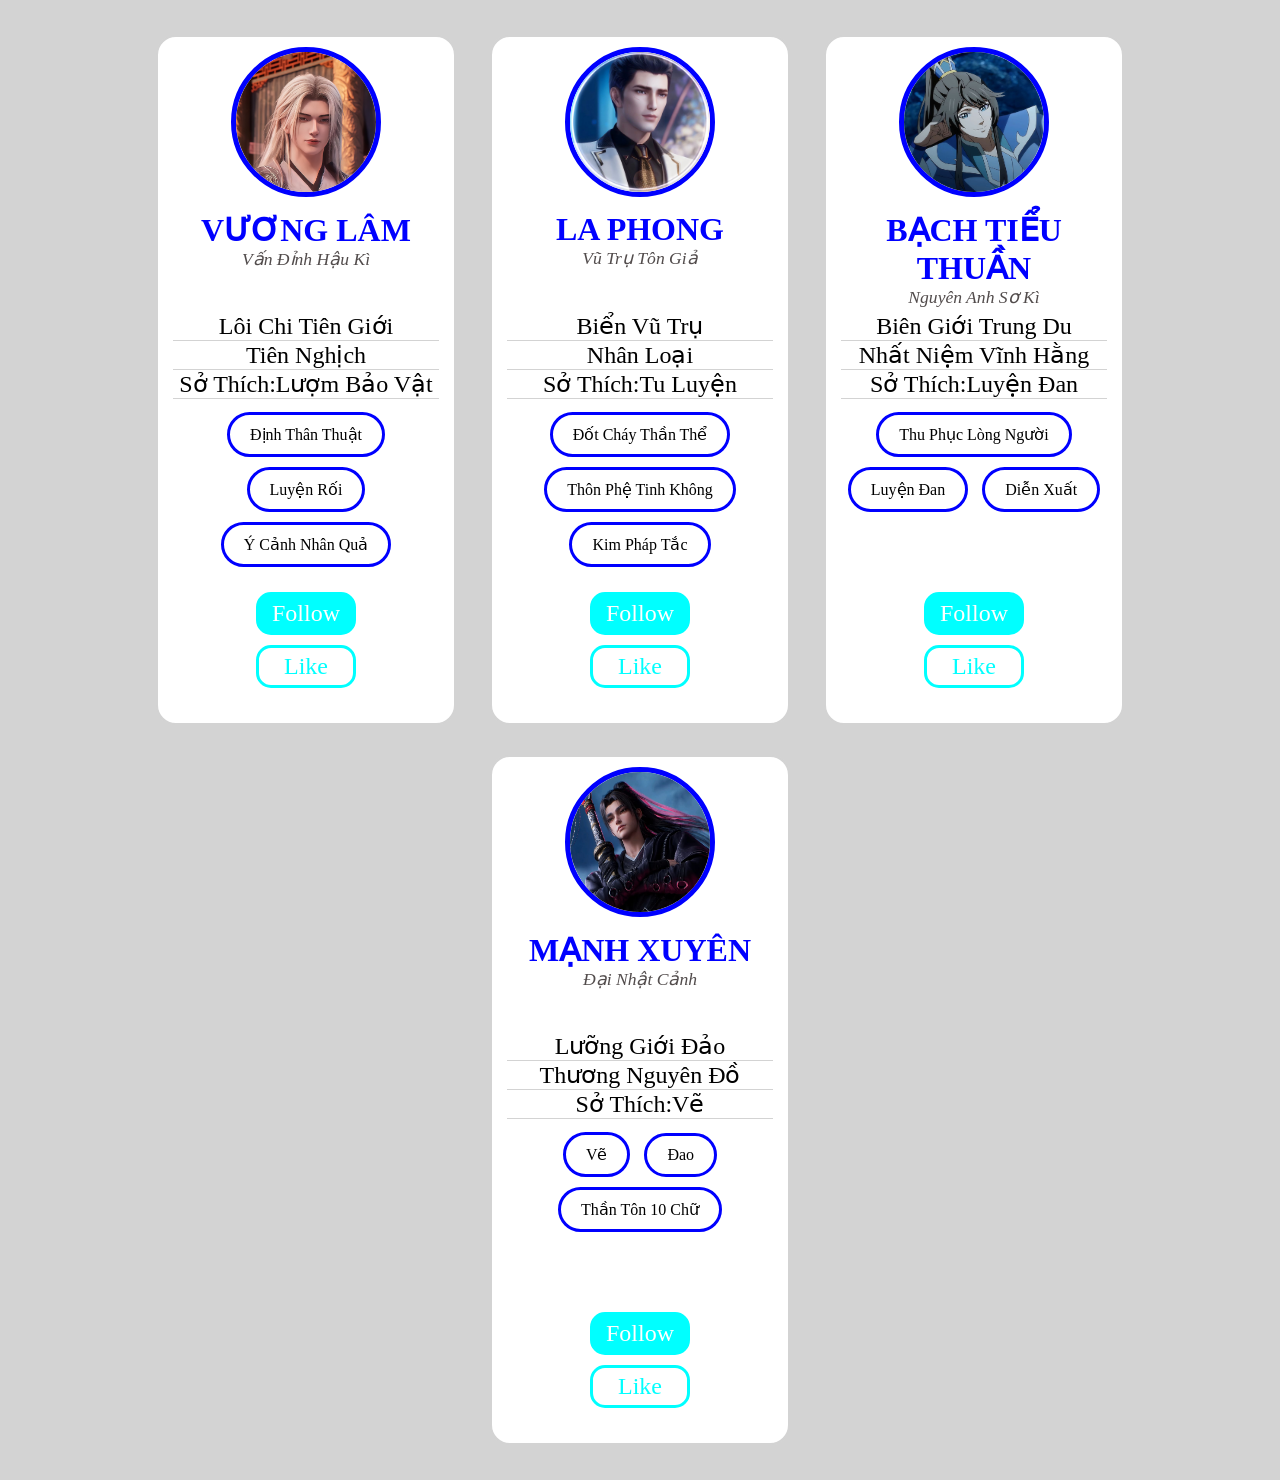
<file: btvnweek3/index.html>
<!DOCTYPE html>
<html lang="en">
<head>
    <meta charset="UTF-8">
    <meta name="viewport" content="width=device-width, initial-scale=1.0">
    <title>Tạ Liêm Chính_6</title>
    <link rel="stylesheet" href="style3.css" >
</head>
<body>
    <div class="profile">
        <div class="tvc">
            <img src="vuonglam.png" alt="vuonglam">
            <h1>Vương Lâm</h1>
            <p>Vấn Đỉnh Hậu Kì</p>
        </div>
        <div class="thongtin">
            <p>Lôi Chi Tiên Giới</p>
            <p>Tiên Nghịch</p>
            <p>Sở Thích:Lượm Bảo Vật</p>
        </div>
        <div class="skill">
            <span>Định Thân Thuật</span>
            <span>Luyện Rối</span>
            <span>Ý Cảnh Nhân Quả</span>
        </div>
        <div class="button">
            <a href="#" class="follow">Follow </a>
            <a href="#" class="like">Like </a>
        </div>
    </div>
    <div class="profile">
        <div class="tvc">
        <img src="laphong.png" alt="laphong">
        <h1>la Phong</h1>
        <p>Vũ Trụ Tôn Giả</p>
        </div>
        <div class="thongtin">
            <p>Biển Vũ Trụ</p>
            <p>Nhân Loại</p>
            <p>Sở Thích:Tu Luyện</p>
        </div>
        <div class="skill">
            <span>Đốt Cháy Thần Thể</span>
            <span>Thôn Phệ Tinh Không</span>
            <span>Kim Pháp Tắc</span>
        </div>
        <div class="button">
            <a href="#" class="follow">Follow </a>
            <a href="#" class="like">Like </a>
        </div>
    </div>
    <div class="profile">
        <div class="tvc">
        <img src="bachtieuthuan.png" alt="bachtieuthuan">
        <h1>Bạch Tiểu Thuần</h1>
        <p>Nguyên Anh Sơ Kì</p>
        </div>
        <div class="thongtin">
            <p>Biên Giới Trung Du</p>
            <p>Nhất Niệm Vĩnh Hằng</p>
            <p>Sở Thích:Luyện Đan</p>
        </div>
        <div class="skill">
            <span>Thu Phục Lòng Người</span>
            <span>Luyện Đan</span>
            <span>Diễn Xuất</span>
        </div>
        <div class="button">
            <a href="#" class="follow">Follow </a>
            <a href="#" class="like">Like </a>
        </div>
    </div>
    <div class="profile">
        <div class="tvc">
        <img src="manhxuyen.png" alt="manhxuyen">
        <h1>Mạnh Xuyên</h1>
        <p>Đại Nhật Cảnh</p>
        </div>
        <div class="thongtin">
            <p>Lưỡng Giới Đảo</p>
            <p>Thương Nguyên Đồ</p>
            <p>Sở Thích:Vẽ</p>
        </div>
        <div class="skill">
            <span>Vẽ</span>
            <span>Đao</span>
            <span>Thần Tôn 10 Chữ</span>
        </div>
        <div class="button">
            <a href="#" class="follow">Follow </a>
            <a href="#" class="like">Like </a>
        </div>
    </div>
</body>
</html>
</file>
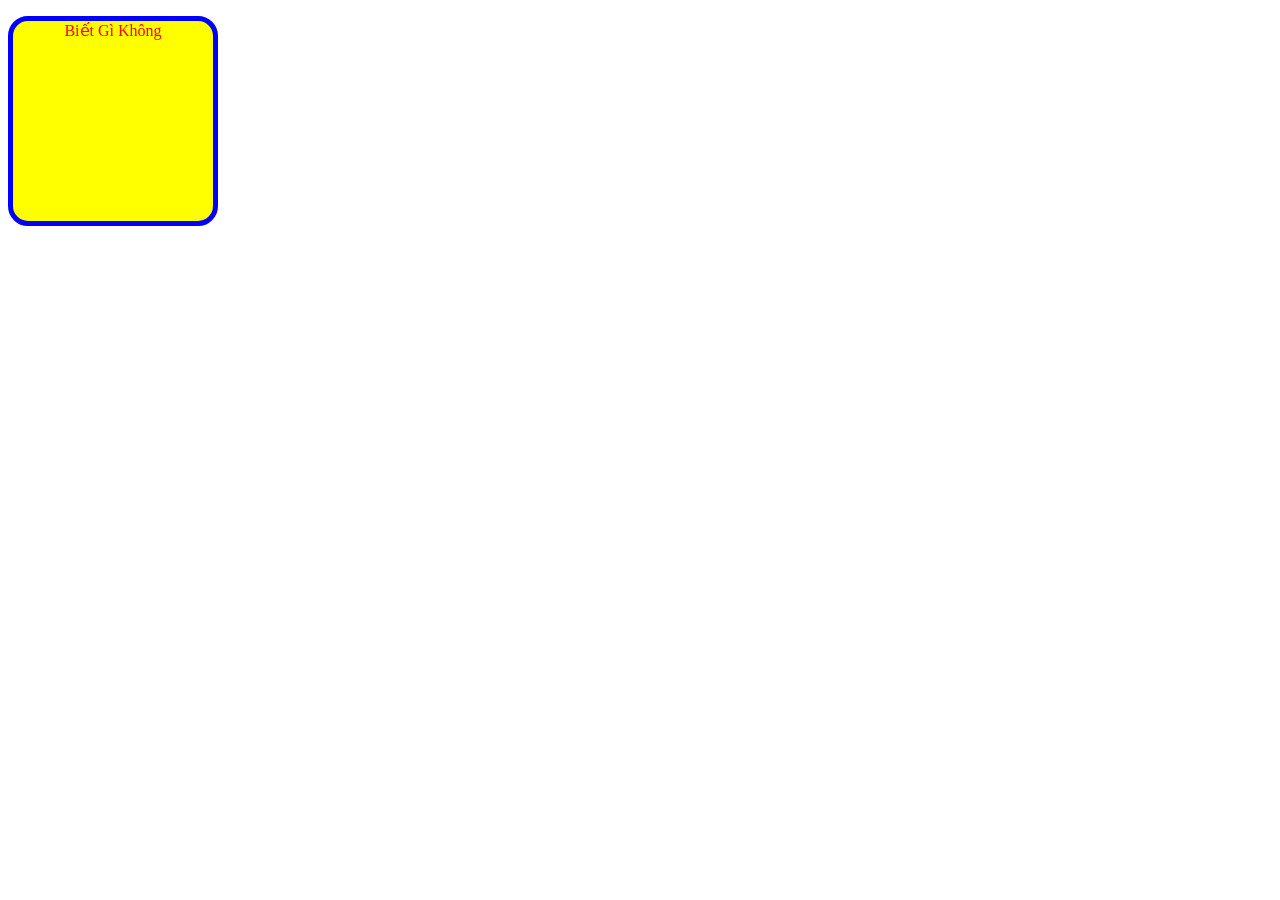
<file: week3/buoi3.html>
<!DOCTYPE html>
<html lang="en">
<head>
    <meta charset="UTF-8">
    <meta name="viewport" content="width=device-width, initial-scale=1.0">
    <title>Document</title>
    <link rel="stylesheet" href="style.css" />
</head>
<body>
    <p>Biết Gì Không</p>
    
</body>
</html>
</file>
<file: btvnweek3/style3.css>
* {
  margin: 0;
  padding: 0;
  box-sizing: border-box;
}
body{
    background-color: lightgray;
    text-transform: arial;
    text-align: center;
    margin: 20px;
}
div.tvc{
    height:260px;
    p{
        color: rgb(82, 76, 76);
        font-size: 1.1rem;
        font-style: italic;
    }
    h1{
        color:blue;
        text-transform: uppercase;
        font-size: 2rem;
    }
    img{
        border: 5px solid blue;
        margin-bottom: 10px;
        height: 150px;
        width: 150px;
        border-radius: 50%;
    }
}

div.profile {
    display:inline-block;
    width: 300px;
    background-color: white;
    border: 2px solid lightgray; /* Viền dày 2px, kiểu solid và màu đỏ */
    border-radius: 20px;
    padding: 10px;
    margin: 15px;
    vertical-align: top;
}
div.thongtin{
    padding: 5px;
    height: 100px;
    p{
        color: black;
        font-size: 1.5rem;
        font-style:normal;
        border-bottom: 1px solid lightgray;
    }
}
div.skill{
    height: 160px;
    span{
    color:black;
    display: inline-block;
    padding: 10px 20px;
    border: 3px solid blue;
    border-radius: 25px;
    margin: 5px;
}
}

div.button{
    display: inline-block;
    font-size: 1.5em;
    padding: 15px;
    width: 150px;
    a{
    text-decoration: none;
    border:3px solid aqua;
    margin: 10px;
    border-radius: 15px;
    padding: 5px;
    display: block;
    }
    a.follow{
        background-color: aqua;
        color:white;
    }
    a.like{
        border:3px solid aqua;
        color:aqua;
    }
}
</file>
<file: week3/style.css>
p {
    color: red;
    background-color: yellow;
    border-width: 5px;
  border-style: solid;
  border-color: blue;
  border-radius: 20px;
  text-align: center;
  width: 200px;
  height: 200px;
}
</file>
